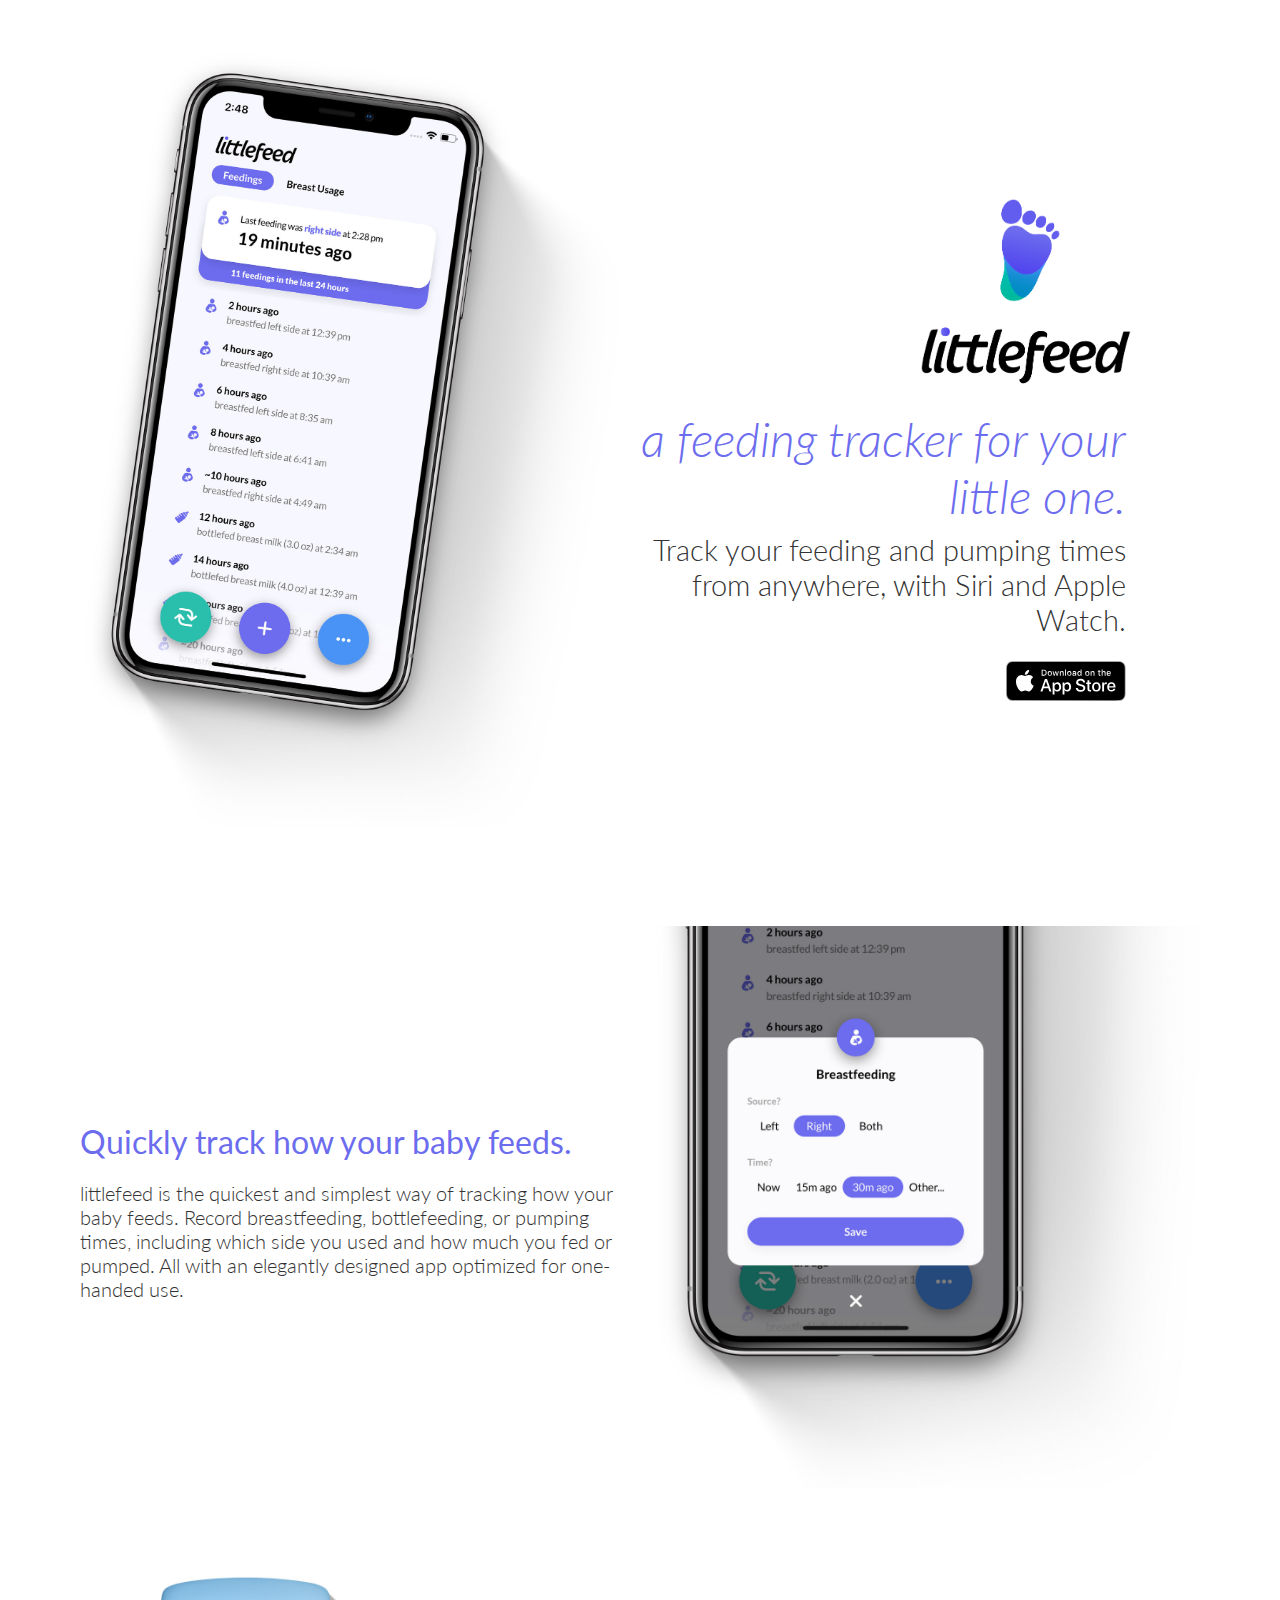
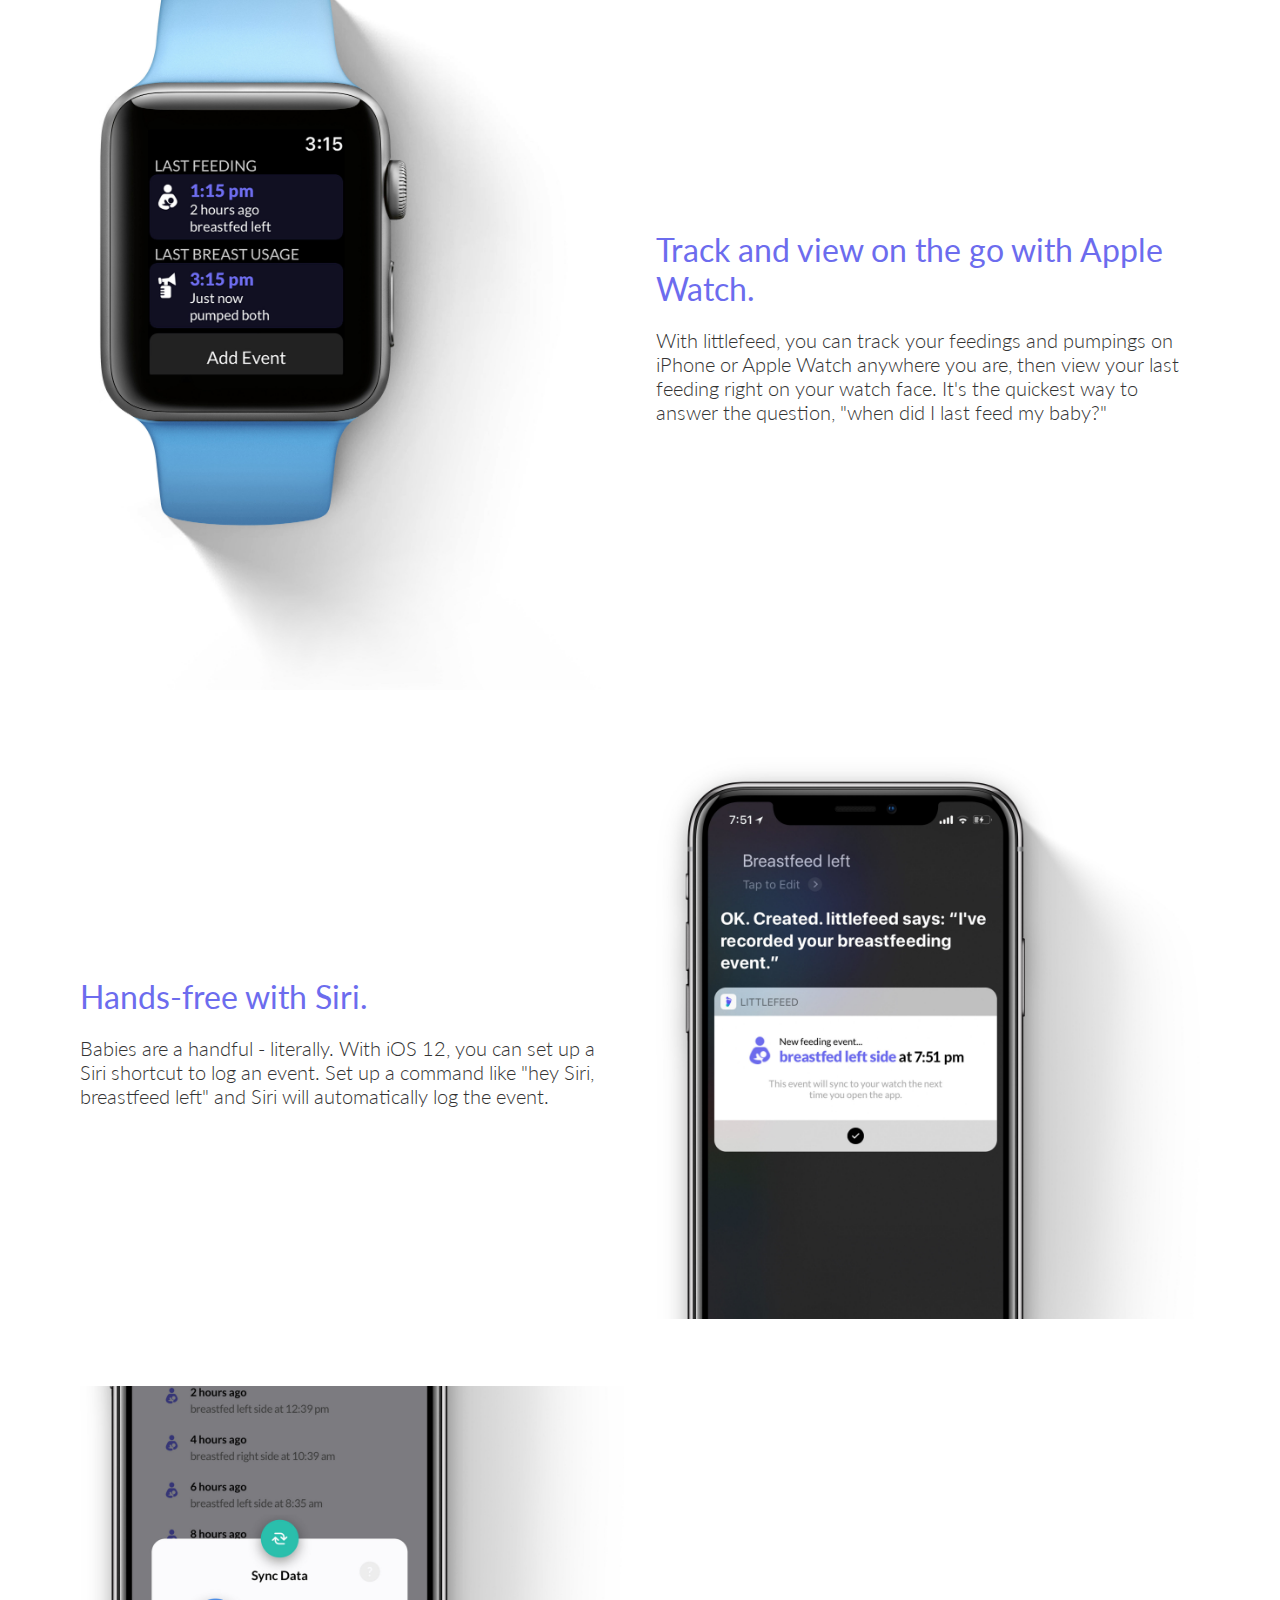
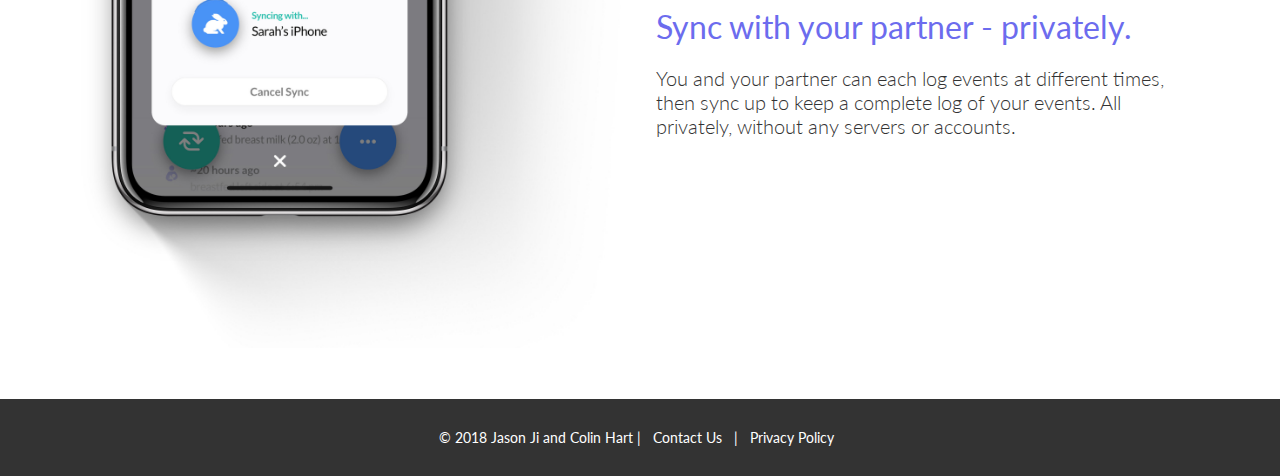
<file: index.html>
<!DOCTYPE html>
<html lang="en">
<head>
    <meta charset="UTF-8">
    <meta name="viewport" content="width=device-width, initial-scale=1.0">
    <title>littlefeed</title>
    <link href="https://fonts.googleapis.com/css2?family=Lato:wght@300;400;700&display=swap" rel="stylesheet">
    <link rel="stylesheet" href="styles.css">
    <link rel="icon" type="image/x-icon" href="favicon.png">
</head>
<body>
    <header>
        <div class="container">
            <div class="hero-container">
                <div class="hero-image-wrapper">
                    <img src="littlefeed-promo-hero@2x.jpeg" alt="Littlefeed Promo" class="hero-image">
                </div>
                <div class="header-container">
                    <img src="littlefeed-logo-main.png" alt="littlefeed logo">
                    <div class="main-title">a feeding tracker for your little one.</div>
                    <div class="main-subtitle">Track your feeding and pumping times from anywhere, with Siri and Apple Watch.</div>
                    <div class="app-store-button">
                        <a href="https://itunes.apple.com/us/app/littlefeed/id1384785720">
                            <svg id="livetype" xmlns="http://www.w3.org/2000/svg" width="119.66407" height="40" viewBox="0 0 119.66407 40">
                              <title>Download_on_the_App_Store_Badge_US-UK_RGB_blk_4SVG_092917</title>
                              <g>
                                <g>
                                  <g>
                                    <path d="M110.13477,0H9.53468c-.3667,0-.729,0-1.09473.002-.30615.002-.60986.00781-.91895.0127A13.21476,13.21476,0,0,0,5.5171.19141a6.66509,6.66509,0,0,0-1.90088.627A6.43779,6.43779,0,0,0,1.99757,1.99707,6.25844,6.25844,0,0,0,.81935,3.61816a6.60119,6.60119,0,0,0-.625,1.90332,12.993,12.993,0,0,0-.1792,2.002C.00587,7.83008.00489,8.1377,0,8.44434V31.5586c.00489.3105.00587.6113.01515.9219a12.99232,12.99232,0,0,0,.1792,2.0019,6.58756,6.58756,0,0,0,.625,1.9043A6.20778,6.20778,0,0,0,1.99757,38.001a6.27445,6.27445,0,0,0,1.61865,1.1787,6.70082,6.70082,0,0,0,1.90088.6308,13.45514,13.45514,0,0,0,2.0039.1768c.30909.0068.6128.0107.91895.0107C8.80567,40,9.168,40,9.53468,40H110.13477c.3594,0,.7246,0,1.084-.002.3047,0,.6172-.0039.9219-.0107a13.279,13.279,0,0,0,2-.1768,6.80432,6.80432,0,0,0,1.9082-.6308,6.27742,6.27742,0,0,0,1.6172-1.1787,6.39482,6.39482,0,0,0,1.1816-1.6143,6.60413,6.60413,0,0,0,.6191-1.9043,13.50643,13.50643,0,0,0,.1856-2.0019c.0039-.3106.0039-.6114.0039-.9219.0078-.3633.0078-.7246.0078-1.0938V9.53613c0-.36621,0-.72949-.0078-1.09179,0-.30664,0-.61426-.0039-.9209a13.5071,13.5071,0,0,0-.1856-2.002,6.6177,6.6177,0,0,0-.6191-1.90332,6.46619,6.46619,0,0,0-2.7988-2.7998,6.76754,6.76754,0,0,0-1.9082-.627,13.04394,13.04394,0,0,0-2-.17676c-.3047-.00488-.6172-.01074-.9219-.01269-.3594-.002-.7246-.002-1.084-.002Z" style="fill: #a6a6a6"/>
                                    <path d="M8.44483,39.125c-.30468,0-.602-.0039-.90429-.0107a12.68714,12.68714,0,0,1-1.86914-.1631,5.88381,5.88381,0,0,1-1.65674-.5479,5.40573,5.40573,0,0,1-1.397-1.0166,5.32082,5.32082,0,0,1-1.02051-1.3965,5.72186,5.72186,0,0,1-.543-1.6572,12.41351,12.41351,0,0,1-.1665-1.875c-.00634-.2109-.01464-.9131-.01464-.9131V8.44434S.88185,7.75293.8877,7.5498a12.37039,12.37039,0,0,1,.16553-1.87207,5.7555,5.7555,0,0,1,.54346-1.6621A5.37349,5.37349,0,0,1,2.61183,2.61768,5.56543,5.56543,0,0,1,4.01417,1.59521a5.82309,5.82309,0,0,1,1.65332-.54394A12.58589,12.58589,0,0,1,7.543.88721L8.44532.875H111.21387l.9131.0127a12.38493,12.38493,0,0,1,1.8584.16259,5.93833,5.93833,0,0,1,1.6709.54785,5.59374,5.59374,0,0,1,2.415,2.41993,5.76267,5.76267,0,0,1,.5352,1.64892,12.995,12.995,0,0,1,.1738,1.88721c.0029.2832.0029.5874.0029.89014.0079.375.0079.73193.0079,1.09179V30.4648c0,.3633,0,.7178-.0079,1.0752,0,.3252,0,.6231-.0039.9297a12.73126,12.73126,0,0,1-.1709,1.8535,5.739,5.739,0,0,1-.54,1.67,5.48029,5.48029,0,0,1-1.0156,1.3857,5.4129,5.4129,0,0,1-1.3994,1.0225,5.86168,5.86168,0,0,1-1.668.5498,12.54218,12.54218,0,0,1-1.8692.1631c-.2929.0068-.5996.0107-.8974.0107l-1.084.002Z"/>
                                  </g>
                                  <g id="_Group_" data-name="&lt;Group&gt;">
                                    <g id="_Group_2" data-name="&lt;Group&gt;">
                                      <g id="_Group_3" data-name="&lt;Group&gt;">
                                        <path id="_Path_" data-name="&lt;Path&gt;" d="M24.76888,20.30068a4.94881,4.94881,0,0,1,2.35656-4.15206,5.06566,5.06566,0,0,0-3.99116-2.15768c-1.67924-.17626-3.30719,1.00483-4.1629,1.00483-.87227,0-2.18977-.98733-3.6085-.95814a5.31529,5.31529,0,0,0-4.47292,2.72787c-1.934,3.34842-.49141,8.26947,1.3612,10.97608.9269,1.32535,2.01018,2.8058,3.42763,2.7533,1.38706-.05753,1.9051-.88448,3.5794-.88448,1.65876,0,2.14479.88448,3.591.8511,1.48838-.02416,2.42613-1.33124,3.32051-2.66914a10.962,10.962,0,0,0,1.51842-3.09251A4.78205,4.78205,0,0,1,24.76888,20.30068Z" style="fill: #fff"/>
                                        <path id="_Path_2" data-name="&lt;Path&gt;" d="M22.03725,12.21089a4.87248,4.87248,0,0,0,1.11452-3.49062,4.95746,4.95746,0,0,0-3.20758,1.65961,4.63634,4.63634,0,0,0-1.14371,3.36139A4.09905,4.09905,0,0,0,22.03725,12.21089Z" style="fill: #fff"/>
                                      </g>
                                    </g>
                                    <g>
                                      <path d="M42.30227,27.13965h-4.7334l-1.13672,3.35645H34.42727l4.4834-12.418h2.083l4.4834,12.418H43.438ZM38.0591,25.59082h3.752l-1.84961-5.44727h-.05176Z" style="fill: #fff"/>
                                      <path d="M55.15969,25.96973c0,2.81348-1.50586,4.62109-3.77832,4.62109a3.0693,3.0693,0,0,1-2.84863-1.584h-.043v4.48438h-1.8584V21.44238H48.4302v1.50586h.03418a3.21162,3.21162,0,0,1,2.88281-1.60059C53.645,21.34766,55.15969,23.16406,55.15969,25.96973Zm-1.91016,0c0-1.833-.94727-3.03809-2.39258-3.03809-1.41992,0-2.375,1.23047-2.375,3.03809,0,1.82422.95508,3.0459,2.375,3.0459C52.30227,29.01563,53.24953,27.81934,53.24953,25.96973Z" style="fill: #fff"/>
                                      <path d="M65.12453,25.96973c0,2.81348-1.50586,4.62109-3.77832,4.62109a3.0693,3.0693,0,0,1-2.84863-1.584h-.043v4.48438h-1.8584V21.44238H58.395v1.50586h.03418A3.21162,3.21162,0,0,1,61.312,21.34766C63.60988,21.34766,65.12453,23.16406,65.12453,25.96973Zm-1.91016,0c0-1.833-.94727-3.03809-2.39258-3.03809-1.41992,0-2.375,1.23047-2.375,3.03809,0,1.82422.95508,3.0459,2.375,3.0459C62.26711,29.01563,63.21438,27.81934,63.21438,25.96973Z" style="fill: #fff"/>
                                      <path d="M71.71047,27.03613c.1377,1.23145,1.334,2.04,2.96875,2.04,1.56641,0,2.69336-.80859,2.69336-1.91895,0-.96387-.67969-1.541-2.28906-1.93652l-1.60937-.3877c-2.28027-.55078-3.33887-1.61719-3.33887-3.34766,0-2.14258,1.86719-3.61426,4.51855-3.61426,2.624,0,4.42285,1.47168,4.4834,3.61426h-1.876c-.1123-1.23926-1.13672-1.9873-2.63379-1.9873s-2.52148.75684-2.52148,1.8584c0,.87793.6543,1.39453,2.25488,1.79l1.36816.33594c2.54785.60254,3.60645,1.626,3.60645,3.44238,0,2.32324-1.85059,3.77832-4.79395,3.77832-2.75391,0-4.61328-1.4209-4.7334-3.667Z" style="fill: #fff"/>
                                      <path d="M83.34621,19.2998v2.14258h1.72168v1.47168H83.34621v4.99121c0,.77539.34473,1.13672,1.10156,1.13672a5.80752,5.80752,0,0,0,.61133-.043v1.46289a5.10351,5.10351,0,0,1-1.03223.08594c-1.833,0-2.54785-.68848-2.54785-2.44434V22.91406H80.16262V21.44238H81.479V19.2998Z" style="fill: #fff"/>
                                      <path d="M86.065,25.96973c0-2.84863,1.67773-4.63867,4.29395-4.63867,2.625,0,4.29492,1.79,4.29492,4.63867,0,2.85645-1.66113,4.63867-4.29492,4.63867C87.72609,30.6084,86.065,28.82617,86.065,25.96973Zm6.69531,0c0-1.9541-.89551-3.10742-2.40137-3.10742s-2.40039,1.16211-2.40039,3.10742c0,1.96191.89453,3.10645,2.40039,3.10645S92.76027,27.93164,92.76027,25.96973Z" style="fill: #fff"/>
                                      <path d="M96.18606,21.44238h1.77246v1.541h.043a2.1594,2.1594,0,0,1,2.17773-1.63574,2.86616,2.86616,0,0,1,.63672.06934v1.73828a2.59794,2.59794,0,0,0-.835-.1123,1.87264,1.87264,0,0,0-1.93652,2.083v5.37012h-1.8584Z" style="fill: #fff"/>
                                      <path d="M109.3843,27.83691c-.25,1.64355-1.85059,2.77148-3.89844,2.77148-2.63379,0-4.26855-1.76465-4.26855-4.5957,0-2.83984,1.64355-4.68164,4.19043-4.68164,2.50488,0,4.08008,1.7207,4.08008,4.46582v.63672h-6.39453v.1123a2.358,2.358,0,0,0,2.43555,2.56445,2.04834,2.04834,0,0,0,2.09082-1.27344Zm-6.28223-2.70215h4.52637a2.1773,2.1773,0,0,0-2.2207-2.29785A2.292,2.292,0,0,0,103.10207,25.13477Z" style="fill: #fff"/>
                                    </g>
                                  </g>
                                </g>
                                <g id="_Group_4" data-name="&lt;Group&gt;">
                                  <g>
                                    <path d="M37.82619,8.731a2.63964,2.63964,0,0,1,2.80762,2.96484c0,1.90625-1.03027,3.002-2.80762,3.002H35.67092V8.731Zm-1.22852,5.123h1.125a1.87588,1.87588,0,0,0,1.96777-2.146,1.881,1.881,0,0,0-1.96777-2.13379h-1.125Z" style="fill: #fff"/>
                                    <path d="M41.68068,12.44434a2.13323,2.13323,0,1,1,4.24707,0,2.13358,2.13358,0,1,1-4.24707,0Zm3.333,0c0-.97607-.43848-1.54687-1.208-1.54687-.77246,0-1.207.5708-1.207,1.54688,0,.98389.43457,1.55029,1.207,1.55029C44.57522,13.99463,45.01369,13.42432,45.01369,12.44434Z" style="fill: #fff"/>
                                    <path d="M51.57326,14.69775h-.92187l-.93066-3.31641h-.07031l-.92676,3.31641h-.91309l-1.24121-4.50293h.90137l.80664,3.436h.06641l.92578-3.436h.85254l.92578,3.436h.07031l.80273-3.436h.88867Z" style="fill: #fff"/>
                                    <path d="M53.85354,10.19482H54.709v.71533h.06641a1.348,1.348,0,0,1,1.34375-.80225,1.46456,1.46456,0,0,1,1.55859,1.6748v2.915h-.88867V12.00586c0-.72363-.31445-1.0835-.97168-1.0835a1.03294,1.03294,0,0,0-1.0752,1.14111v2.63428h-.88867Z" style="fill: #fff"/>
                                    <path d="M59.09377,8.437h.88867v6.26074h-.88867Z" style="fill: #fff"/>
                                    <path d="M61.21779,12.44434a2.13346,2.13346,0,1,1,4.24756,0,2.1338,2.1338,0,1,1-4.24756,0Zm3.333,0c0-.97607-.43848-1.54687-1.208-1.54687-.77246,0-1.207.5708-1.207,1.54688,0,.98389.43457,1.55029,1.207,1.55029C64.11232,13.99463,64.5508,13.42432,64.5508,12.44434Z" style="fill: #fff"/>
                                    <path d="M66.4009,13.42432c0-.81055.60352-1.27783,1.6748-1.34424l1.21973-.07031v-.38867c0-.47559-.31445-.74414-.92187-.74414-.49609,0-.83984.18213-.93848.50049h-.86035c.09082-.77344.81836-1.26953,1.83984-1.26953,1.12891,0,1.76563.562,1.76563,1.51318v3.07666h-.85547v-.63281h-.07031a1.515,1.515,0,0,1-1.35254.707A1.36026,1.36026,0,0,1,66.4009,13.42432Zm2.89453-.38477v-.37646l-1.09961.07031c-.62012.0415-.90137.25244-.90137.64941,0,.40527.35156.64111.835.64111A1.0615,1.0615,0,0,0,69.29543,13.03955Z" style="fill: #fff"/>
                                    <path d="M71.34816,12.44434c0-1.42285.73145-2.32422,1.86914-2.32422a1.484,1.484,0,0,1,1.38086.79h.06641V8.437h.88867v6.26074h-.85156v-.71143h-.07031a1.56284,1.56284,0,0,1-1.41406.78564C72.0718,14.772,71.34816,13.87061,71.34816,12.44434Zm.918,0c0,.95508.4502,1.52979,1.20313,1.52979.749,0,1.21191-.583,1.21191-1.52588,0-.93848-.46777-1.52979-1.21191-1.52979C72.72121,10.91846,72.26613,11.49707,72.26613,12.44434Z" style="fill: #fff"/>
                                    <path d="M79.23,12.44434a2.13323,2.13323,0,1,1,4.24707,0,2.13358,2.13358,0,1,1-4.24707,0Zm3.333,0c0-.97607-.43848-1.54687-1.208-1.54687-.77246,0-1.207.5708-1.207,1.54688,0,.98389.43457,1.55029,1.207,1.55029C82.12453,13.99463,82.563,13.42432,82.563,12.44434Z" style="fill: #fff"/>
                                    <path d="M84.66945,10.19482h.85547v.71533h.06641a1.348,1.348,0,0,1,1.34375-.80225,1.46456,1.46456,0,0,1,1.55859,1.6748v2.915H87.605V12.00586c0-.72363-.31445-1.0835-.97168-1.0835a1.03294,1.03294,0,0,0-1.0752,1.14111v2.63428h-.88867Z" style="fill: #fff"/>
                                    <path d="M93.51516,9.07373v1.1416h.97559v.74854h-.97559V13.2793c0,.47168.19434.67822.63672.67822a2.96657,2.96657,0,0,0,.33887-.02051v.74023a2.9155,2.9155,0,0,1-.4834.04541c-.98828,0-1.38184-.34766-1.38184-1.21582v-2.543h-.71484v-.74854h.71484V9.07373Z" style="fill: #fff"/>
                                    <path d="M95.70461,8.437h.88086v2.48145h.07031a1.3856,1.3856,0,0,1,1.373-.80664,1.48339,1.48339,0,0,1,1.55078,1.67871v2.90723H98.69v-2.688c0-.71924-.335-1.0835-.96289-1.0835a1.05194,1.05194,0,0,0-1.13379,1.1416v2.62988h-.88867Z" style="fill: #fff"/>
                                    <path d="M104.76125,13.48193a1.828,1.828,0,0,1-1.95117,1.30273A2.04531,2.04531,0,0,1,100.73,12.46045a2.07685,2.07685,0,0,1,2.07617-2.35254c1.25293,0,2.00879.856,2.00879,2.27V12.688h-3.17969v.0498a1.1902,1.1902,0,0,0,1.19922,1.29,1.07934,1.07934,0,0,0,1.07129-.5459Zm-3.126-1.45117h2.27441a1.08647,1.08647,0,0,0-1.1084-1.1665A1.15162,1.15162,0,0,0,101.63527,12.03076Z" style="fill: #fff"/>
                                  </g>
                                </g>
                              </g>
                            </svg>
                        </a>
                    </div>
                </div>
            </div>
        </div>
    </header>

    <div class="container">
        <div class="feature-section">
            <div class="feature-image-wrapper">
                <img src="littlefeed-promo-iphone-addevent@2x.jpg" alt="Feature 1">
            </div>
            <div class="feature-text">
                <h2>Quickly track how your baby feeds.</h2>
                <p>littlefeed is the quickest and simplest way of tracking how your baby feeds. Record breastfeeding, bottlefeeding, or pumping times, including which side you used and how much you fed or pumped. All with an elegantly designed app optimized for one-handed use.</p>
            </div>
        </div>
        <div class="feature-section">
            <div class="feature-image-wrapper">
                <img src="littlefeed-promo-watch@2x.jpg" alt="Feature 2">
            </div>
            <div class="feature-text">
                <h2>Track and view on the go with Apple Watch.</h2>
                <p>With littlefeed, you can track your feedings and pumpings on iPhone or Apple Watch anywhere you are, then view your last feeding right on your watch face. It's the quickest way to answer the question, "when did I last feed my baby?"</p>
            </div>
        </div>
        <div class="feature-section">
            <div class="feature-image-wrapper">
                <img src="littlefeed-promo-iphone-siri@2x.jpg" alt="Feature 3">
            </div>
            <div class="feature-text">
                <h2>Hands-free with Siri.</h2>
                <p>Babies are a handful - literally. With iOS 12, you can set up a Siri shortcut to log an event. Set up a command like "hey Siri, breastfeed left" and Siri will automatically log the event.</p>
            </div>
        </div>
        <div class="feature-section">
            <div class="feature-image-wrapper">
                <img src="littlefeed-promo-iphone-sync@2x.jpg" alt="Feature 4">
            </div>
            <div class="feature-text">
                <h2>Sync with your partner - privately.</h2>
                <p>You and your partner can each log events at different times, then sync up to keep a complete log of your events. All privately, without any servers or accounts.</p>
            </div>
        </div>
    </div>

    <footer>
        <div class="container">
            <p>© 2018 Jason Ji and Colin Hart | 
            <a href="mailto:littlefeed@info.app">Contact Us</a> | 
            <a href="privacy-policy.html">Privacy Policy</a></p>
        </div>
    </footer>
</body>
</html>
</file>
<file: styles.css>
body {
    font-family: 'Lato', sans-serif;
    margin: 0;
    padding: 0;
    background-color: #ffffff; /* Pure white background */
    color: #333;
}

.hero-container {
    display: flex;
    align-items: center;
    justify-content: center;
    padding: 20px;
}

.hero-image-wrapper,
.header-container {
    flex: 1; /* Ensures each takes up 50% of the space */
    max-width: 50%;
}

.hero-image-wrapper {
    display: none;
}

.hero-image {
    display: none;
}

@media (min-width: 768px) {
    .header-container {
        max-width: 100%;
    }

    .hero-container {
        justify-content: center; /* Center content on larger screens */
    }

    .hero-image-wrapper {
        display: block;
    }

    .hero-image {
        display: block;
        margin-right: 20px;
        width: 100%; /* Adjust as needed to fill its container */
    }
}

.container {
    width: 90%;
    max-width: 1200px;
    margin: 0 auto;
}

header {
    text-align: center;
    padding: 2rem 0;
}

header img {
    width: 300px;
    height: auto;
}

header .header-container {
    display: flex;
    flex-direction: column;
    align-items: flex-end; /* Right-align the header container */
    padding: 0 20px; /* Add some padding to the sides */
    margin: 0 auto;
}

header .header-container .main-title,
header .header-container .main-subtitle,
.app-store-button {
    text-align: right; /* Right-align text */
    margin-right: 50px; /* Add right margin */
}

header .main-title {
    font-size: 48px;
    font-weight: 300;
    font-style: italic;
    color: rgb(108, 108, 238);
    margin: 1rem 0 0.5rem;
}

header .main-subtitle {
    font-size: 29px;
    font-weight: 300;
    margin: 0 0 1.5rem;
}

header .app-store-button img {
    width: 150px;
    height: auto;
}

.feature-section {
    display: flex;
    flex-wrap: nowrap;
    margin: 2rem 0;
    align-items: center;
    width: 100%;
}

.feature-image-wrapper,
.feature-text {
    flex: 1 1 50%; /* Each takes up 50% of the space */
    padding: 1rem;
}

.feature-image-wrapper {
    max-width: 50%;
    margin: 0;
}

.feature-section img {
    width: 100%;
    max-width: 100%; /* Ensure image takes up full width of its container */
    height: auto;
}

.feature-text {
    max-width: 50%;
    padding: 1rem;
}

.feature-text h2 {
    font-size: 2rem;
    margin-bottom: 0.5rem;
    color: rgb(108, 108, 238);
    font-weight: 400;
}

.feature-text p {
    font-size: 1.25rem;
    font-weight: 300;
}

footer {
    text-align: center;
    padding: 1rem 0;
    font-size: 0.875rem;
    background-color: #333;
    color: #fff;
}

footer a {
    color: #fff;
    text-decoration: none;
    margin: 0 0.5rem;
}

/* Media Queries */
@media (max-width: 768px) {
    .hero-image-wrapper,
    .header-container {
        max-width: 100%; /* Stack vertically on smaller screens */
    }

    header img {
        width: 180px; /* Smaller logo */
    }

    header .header-container .main-title,
    header .header-container .main-subtitle {
        font-size: 24px;
        margin-right: 30px; /* Smaller right margin */
    }

    .feature-section {
        flex-direction: column;
        text-align: center;
    }

    .feature-image-wrapper,
    .feature-text {
        flex: 1 1 100%;
        text-align: center;
        max-width: 100%;
    }
}

@media (min-width: 769px) {
    .feature-section {
        flex-direction: row; /* Ensure image and text align horizontally */
    }

    .feature-section:nth-child(odd) {
        flex-direction: row-reverse; /* Image right, text left */
    }

    .feature-text {
        text-align: left;
    }
}
</file>
